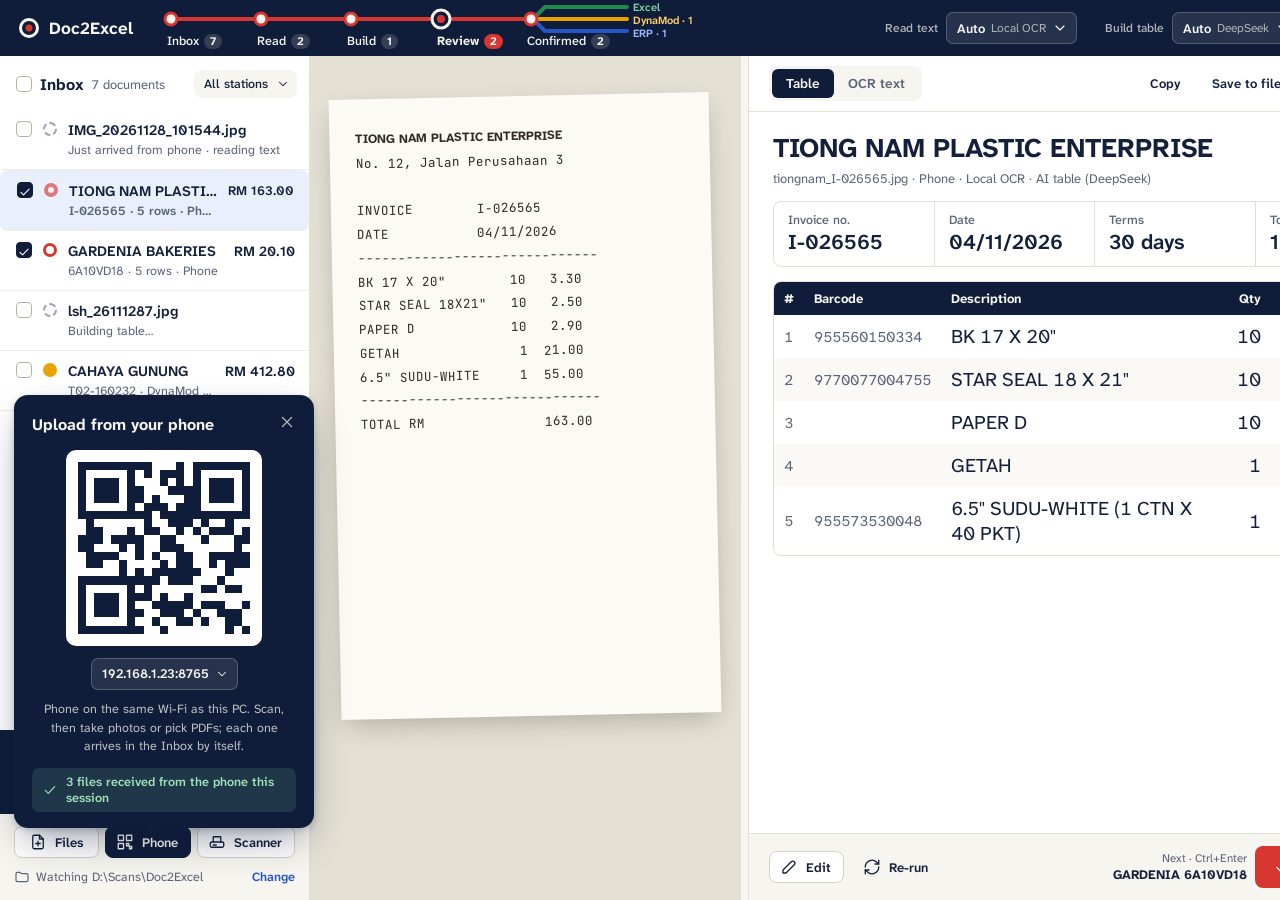
<file: docs/ui-redesign/mockups/05-phone-popover.html>
<!doctype html><html lang="en"><head><meta charset="utf-8"><title>05 Phone popover — Doc2Excel mockup</title>
<link rel="stylesheet" href="https://fonts.googleapis.com/css2?family=Atkinson+Hyperlegible+Next:wght@400;500;600;700&family=JetBrains+Mono&display=swap">
<style>
:root{--ink:#0f1d3a;--text:#14203b;--muted:#5b6478;--porc:#f7f5ef;--line:#e3dfd3;--red:#d7372f;--blue:#2457c5;--amber:#e9a300;--green:#1f8a4c;--tint:#eaf0fb}
*{box-sizing:border-box}body{margin:0;width:1440px;height:900px;overflow:hidden;font-family:"Atkinson Hyperlegible Next","Segoe UI",sans-serif;color:var(--text);background:var(--porc);font-size:14px}
svg.i{width:18px;height:18px;fill:none;stroke:currentColor;stroke-width:1.75;stroke-linecap:round;stroke-linejoin:round;flex-shrink:0}
.top{height:56px;background:var(--ink);color:var(--porc);display:flex;align-items:center;gap:28px;padding:0 12px 0 18px}
.brand{display:flex;gap:9px;align-items:center;font-weight:700;font-size:17px}
.map{position:relative;width:580px;height:56px}
.st{position:absolute;top:33px;display:flex;gap:5px;align-items:center;font-size:12.5px;font-weight:500}
.st b{background:rgba(247,245,239,.16);border-radius:9px;padding:0 6px;font-size:11.5px}.st.cur{font-weight:700}.st.cur b{background:var(--red);color:#fff}
.br{position:absolute;left:472px;font-size:11px;font-weight:600}
.sp{flex:1}.pk{display:flex;gap:8px;align-items:center;font-size:12px}.pk>span{opacity:.7;font-weight:500}
.sel{display:flex;gap:6px;align-items:center;border:1px solid rgba(247,245,239,.22);background:rgba(247,245,239,.1);border-radius:7px;padding:6px 8px 6px 10px;font-size:13px;font-weight:600}.sel i{font-style:normal;font-weight:400;opacity:.65;font-size:12px}
.btn{display:inline-flex;gap:8px;align-items:center;border-radius:8px;padding:6px 12px 6px 10px;font-size:13px;font-weight:600;background:#fff;border:1px solid #d6d1c2;color:var(--text)}
.btn.ghost{background:none;border-color:transparent}.btn.on{background:var(--ink);color:var(--porc);border-color:var(--ink)}
.body{display:flex;height:844px}
.inbox{width:310px;background:#fff;border-right:1px solid var(--line);display:flex;flex-direction:column;position:relative}
.ih{display:flex;align-items:center;gap:8px;padding:14px 12px 12px 16px}.ih h2{margin:0;font-size:16px}.ih small{color:var(--muted);font-size:13px}
.cb{width:16px;height:16px;border-radius:4px;border:1.5px solid #b9b3a3;flex-shrink:0;display:grid;place-items:center}.cb.on{background:var(--ink);border-color:var(--ink);color:#fff}
.row{display:flex;gap:11px;padding:11px 14px 11px 16px;border-bottom:1px solid #efece3;align-items:flex-start}.row.sel{background:var(--tint)}
.dot{width:14px;height:14px;border-radius:50%;border:3px solid var(--red);flex-shrink:0;margin-top:1px}.dot.busy{border:2.5px dashed #9aa3b5}.dot.dy{background:var(--amber);border-color:var(--amber)}.dot.erp{background:var(--blue);border-color:var(--blue)}
.tx{flex:1;min-width:0}.t{font-weight:600;font-size:14.5px;white-space:nowrap;overflow:hidden;text-overflow:ellipsis}.m{color:var(--muted);font-size:12.5px;margin-top:2px;white-space:nowrap;overflow:hidden;text-overflow:ellipsis}.amt{font-weight:600}
.selbar{margin-top:auto;background:var(--ink);color:var(--porc);padding:12px 14px}.selbar .bs{display:flex;gap:6px;margin-top:10px}.selbar .btn{flex:1;justify-content:center}
.add{background:var(--porc);padding:12px 14px 14px}.add .bs{display:flex;gap:6px}.add .btn{flex:1;justify-content:center}
.wf{display:flex;gap:6px;align-items:center;margin-top:10px;color:var(--muted);font-size:12.5px}.wf a{margin-left:auto;color:var(--blue);font-weight:600}
.photo{width:430px;background:#e4e0d4;position:relative;overflow:hidden}
.paper{position:absolute;left:25px;top:40px;width:380px;height:620px;background:#fbfaf5;transform:rotate(-1.2deg);box-shadow:0 10px 28px -6px rgba(26,20,13,.28);padding:28px 26px;font-family:"JetBrains Mono",Consolas,monospace;font-size:12.5px;color:#2f2a22;line-height:1.9;white-space:pre}
.split{width:9px;background:var(--porc);border-left:1px solid var(--line);border-right:1px solid var(--line)}
.res{flex:1;background:#fff;display:flex;flex-direction:column}
.rh{display:flex;gap:8px;align-items:center;padding:10px 14px 10px 20px;border-bottom:1px solid var(--line)}
.tabs{display:flex;background:var(--porc);border-radius:8px;padding:3px}.tabs span{padding:6px 14px;border-radius:6px;font-weight:600;font-size:13.5px;color:var(--muted)}.tabs .on{background:var(--ink);color:var(--porc)}
.rb{padding:18px 24px;flex:1}.h1{font-size:27px;font-weight:700}.sub{color:var(--muted);font-size:13px;margin-top:4px}
.fields{display:flex;border:1px solid var(--line);border-radius:8px;margin-top:14px}.fields div{flex:1;padding:10px 14px;border-right:1px solid var(--line)}.fields div:last-child{border:0}.fields small{display:block;color:var(--muted);font-size:12.5px;font-weight:500}.fields b{font-size:21px;font-weight:600}
table{width:100%;border-collapse:separate;border-spacing:0;margin-top:14px;border:1px solid var(--line);border-radius:8px;overflow:hidden;font-variant-numeric:tabular-nums}
th{background:var(--ink);color:var(--porc);font-size:13px;text-align:left;padding:8px 10px}td{padding:9px 10px;font-size:19.5px}tr:nth-child(odd) td{background:#faf9f5}.r{text-align:right}td.bc{font-size:15px;color:var(--muted)}td.n{font-size:15px;color:var(--muted)}
.bar{display:flex;gap:8px;align-items:center;padding:12px 16px 12px 20px;background:var(--porc);border-top:1px solid var(--line)}
.go{display:flex;gap:8px;align-items:center;background:var(--red);color:#fff;border-radius:8px;padding:11px 20px 11px 18px;font-weight:600;font-size:15px}
.nx{text-align:right;font-size:11.5px;color:var(--muted)}.nx b{display:block;font-size:13px;color:var(--text)}
/* popover */
.pop{position:absolute;left:14px;bottom:72px;width:300px;background:var(--ink);color:var(--porc);border-radius:14px;padding:18px 18px 16px;box-shadow:0 18px 40px -10px rgba(15,29,58,.45),0 2px 6px rgba(15,29,58,.2);z-index:5;transform-origin:30% 100%}
.pop:after{content:"";position:absolute;bottom:-7px;left:132px;width:14px;height:14px;background:var(--ink);transform:rotate(45deg);border-radius:2px}
.pop h3{margin:0;font-size:16px;font-weight:700;display:flex;align-items:center}.pop h3 .x{margin-left:auto;opacity:.7}
.qr{width:196px;height:196px;background:#fff;border-radius:10px;margin:14px auto 12px;padding:12px;display:grid;grid-template-columns:repeat(21,1fr);grid-template-rows:repeat(21,1fr);gap:0}.qr i{display:block}
.qr i{background:var(--ink)}.qr i.o{background:none}
.addr{display:flex;justify-content:center}.addr .sel{background:rgba(247,245,239,.1)}
.pop p{margin:10px 0 0;font-size:12.5px;line-height:1.5;opacity:.75;text-align:center}
.cnt{display:flex;gap:8px;align-items:center;justify-content:center;margin-top:12px;background:rgba(127,211,160,.14);color:#9fe0b8;border-radius:7px;padding:6px 10px;font-size:12.5px;font-weight:600}
.dim{position:absolute;inset:0;background:rgba(15,29,58,.0)}
.note{position:absolute;right:20px;top:72px;background:#fff8d6;border:1px solid #f0d48a;color:#5c4100;font-size:12.5px;padding:8px 12px;border-radius:8px;max-width:330px;line-height:1.5}
</style></head><body>
<svg width="0" height="0" style="position:absolute"><defs>
<symbol id="qr" viewBox="0 0 24 24"><rect x="3" y="3" width="7" height="7"/><rect x="14" y="3" width="7" height="7"/><rect x="3" y="14" width="7" height="7"/><path d="M14 14h3v3h-3zM18 18h3v3h-3z"/></symbol>
<symbol id="file" viewBox="0 0 24 24"><path d="M14 3H7a2 2 0 0 0-2 2v14a2 2 0 0 0 2 2h10a2 2 0 0 0 2-2V8z"/><path d="M14 3v5h5"/><path d="M12 11v6M9 14h6"/></symbol>
<symbol id="scan" viewBox="0 0 24 24"><rect x="3" y="12" width="18" height="7" rx="2"/><path d="M7 12V5h10v7"/><path d="M7 16h4"/></symbol>
<symbol id="folder" viewBox="0 0 24 24"><path d="M3 7a2 2 0 0 1 2-2h4l2 2h8a2 2 0 0 1 2 2v8a2 2 0 0 1-2 2H5a2 2 0 0 1-2-2z"/></symbol>
<symbol id="down" viewBox="0 0 24 24"><path d="M6 9l6 6 6-6"/></symbol>
<symbol id="x" viewBox="0 0 24 24"><path d="M6 6l12 12M18 6L6 18"/></symbol>
<symbol id="check" viewBox="0 0 24 24"><path d="M5 12.5l4.5 4.5L19 7"/></symbol>
<symbol id="sl" viewBox="0 0 24 24"><path d="M4 6h10M18 6h2M4 12h4M12 12h8M4 18h12"/><circle cx="16" cy="6" r="2"/><circle cx="10" cy="12" r="2"/><circle cx="18" cy="18" r="2"/></symbol>
<symbol id="table" viewBox="0 0 24 24"><rect x="3" y="4" width="18" height="16" rx="2"/><path d="M3 10h18M9 4v16"/></symbol>
<symbol id="send" viewBox="0 0 24 24"><path d="M21 3L10 14M21 3l-6.5 18-4-8-8-4z"/></symbol>
<symbol id="pen" viewBox="0 0 24 24"><path d="M4 20h4L19 9a2.8 2.8 0 0 0-4-4L4 16z"/></symbol>
<symbol id="ref" viewBox="0 0 24 24"><path d="M21 12a9 9 0 0 1-15 6.7L3 16M3 12a9 9 0 0 1 15-6.7L21 8"/><path d="M21 3v5h-5M3 21v-5h5"/></symbol>
</defs></svg>
<div class="top">
 <div class="brand"><svg width="22" height="22" viewBox="0 0 22 22"><circle cx="11" cy="11" r="8.5" fill="#0f1d3a" stroke="#f7f5ef" stroke-width="3"/><circle cx="11" cy="11" r="3.5" fill="#d7372f"/></svg>Doc2Excel</div>
 <div class="map"><svg width="580" height="56" style="position:absolute;left:0;top:0"><path d="M8 19 H372" stroke="#d7372f" stroke-width="4" stroke-linecap="round"/><path d="M372 19 L384 7 H466" stroke="#1f8a4c" stroke-width="4" fill="none" stroke-linejoin="round" stroke-linecap="round"/><path d="M372 19 H466" stroke="#e9a300" stroke-width="4" stroke-linecap="round"/><path d="M372 19 L384 31 H466" stroke="#2457c5" stroke-width="4" fill="none" stroke-linejoin="round" stroke-linecap="round"/><circle cx="10" cy="19" r="6" fill="#f7f5ef" stroke="#d7372f" stroke-width="3"/><circle cx="100" cy="19" r="6" fill="#f7f5ef" stroke="#d7372f" stroke-width="3"/><circle cx="190" cy="19" r="6" fill="#f7f5ef" stroke="#d7372f" stroke-width="3"/><circle cx="280" cy="19" r="9" fill="#0f1d3a" stroke="#f7f5ef" stroke-width="3"/><circle cx="280" cy="19" r="4" fill="#d7372f"/><circle cx="370" cy="19" r="6" fill="#f7f5ef" stroke="#d7372f" stroke-width="3"/></svg>
  <div class="st" style="left:6px">Inbox <b>7</b></div><div class="st" style="left:96px">Read <b>2</b></div><div class="st" style="left:186px">Build <b>1</b></div><div class="st cur" style="left:276px">Review <b>2</b></div><div class="st" style="left:366px">Confirmed <b>2</b></div>
  <div class="br" style="top:0;color:#7fd3a0">Excel</div><div class="br" style="top:13px;color:#ffd166">DynaMod · 1</div><div class="br" style="top:26px;color:#9db8ff">ERP · 1</div></div>
 <div class="sp"></div>
 <div class="pk"><span>Read text</span><div class="sel">Auto <i>Local OCR</i><svg class="i" style="width:16px"><use href="#down"/></svg></div></div>
 <div class="pk"><span>Build table</span><div class="sel">Auto <i>DeepSeek</i><svg class="i" style="width:16px"><use href="#down"/></svg></div></div>
 <div class="btn ghost" style="color:var(--porc)"><svg class="i"><use href="#sl"/></svg>Settings</div>
</div>
<div class="body">
 <div class="inbox">
  <div class="ih"><span class="cb"></span><h2>Inbox</h2><small>7 documents</small><span class="sp"></span><span class="btn ghost" style="background:var(--porc);padding:4px 6px 4px 9px;font-weight:500;font-size:12.5px">All stations <svg class="i" style="width:14px"><use href="#down"/></svg></span></div>
  <div class="row"><span class="cb"></span><i class="dot busy"></i><div class="tx"><div class="t">IMG_20261128_101544.jpg</div><div class="m">Just arrived from phone · reading text</div></div></div>
  <div class="row sel"><span class="cb on"><svg class="i" style="width:14px;stroke:#fff"><use href="#check"/></svg></span><i class="dot" style="border-width:4px"></i><div class="tx"><div class="t">TIONG NAM PLASTIC ENTERPRISE</div><div class="m">I-026565 · 5 rows · Phone</div></div><span class="amt">RM 163.00</span></div>
  <div class="row"><span class="cb on"><svg class="i" style="width:14px;stroke:#fff"><use href="#check"/></svg></span><i class="dot"></i><div class="tx"><div class="t">GARDENIA BAKERIES</div><div class="m">6A10VD18 · 5 rows · Phone</div></div><span class="amt">RM 20.10</span></div>
  <div class="row"><span class="cb"></span><i class="dot busy"></i><div class="tx"><div class="t">lsh_26111287.jpg</div><div class="m">Building table…</div></div></div>
  <div class="row"><span class="cb"></span><i class="dot dy"></i><div class="tx"><div class="t">CAHAYA GUNUNG</div><div class="m">T02-160232 · DynaMod file made</div></div><span class="amt">RM 412.80</span></div>
  <div class="selbar"><b>2 selected</b> <span style="opacity:.65;font-size:12.5px">ready to export</span><div class="bs"><span class="btn"><svg class="i"><use href="#table"/></svg>Excel</span><span class="btn"><svg class="i"><use href="#file"/></svg>DynaMod</span><span class="btn"><svg class="i"><use href="#send"/></svg>ERP</span></div></div>
  <div class="add"><div class="bs"><span class="btn"><svg class="i"><use href="#file"/></svg>Files</span><span class="btn on"><svg class="i"><use href="#qr"/></svg>Phone</span><span class="btn"><svg class="i"><use href="#scan"/></svg>Scanner</span></div>
   <div class="wf"><svg class="i" style="width:16px"><use href="#folder"/></svg>Watching D:\Scans\Doc2Excel<a>Change</a></div></div>
  <div class="pop" id="pop">
   <h3>Upload from your phone<span class="x"><svg class="i"><use href="#x"/></svg></span></h3>
   <div class="qr" id="qr"><i></i><i></i><i></i><i></i><i></i><i></i><i></i><i></i><i></i><i class="o"></i><i class="o"></i><i class="o"></i><i></i><i class="o"></i><i></i><i></i><i></i><i></i><i></i><i></i><i></i><i></i><i class="o"></i><i class="o"></i><i class="o"></i><i class="o"></i><i class="o"></i><i></i><i class="o"></i><i></i><i class="o"></i><i></i><i></i><i></i><i class="o"></i><i></i><i class="o"></i><i class="o"></i><i class="o"></i><i class="o"></i><i class="o"></i><i></i><i></i><i class="o"></i><i></i><i></i><i></i><i class="o"></i><i></i><i class="o"></i><i class="o"></i><i class="o"></i><i></i><i class="o"></i><i></i><i class="o"></i><i></i><i class="o"></i><i></i><i></i><i></i><i class="o"></i><i></i><i></i><i class="o"></i><i></i><i></i><i></i><i class="o"></i><i></i><i></i><i class="o"></i><i class="o"></i><i class="o"></i><i></i><i></i><i></i><i></i><i class="o"></i><i></i><i></i><i></i><i class="o"></i><i></i><i></i><i class="o"></i><i></i><i></i><i></i><i class="o"></i><i></i><i></i><i class="o"></i><i></i><i class="o"></i><i class="o"></i><i class="o"></i><i></i><i></i><i class="o"></i><i></i><i></i><i></i><i class="o"></i><i></i><i></i><i class="o"></i><i class="o"></i><i class="o"></i><i class="o"></i><i class="o"></i><i></i><i class="o"></i><i></i><i></i><i></i><i class="o"></i><i></i><i></i><i></i><i class="o"></i><i class="o"></i><i class="o"></i><i class="o"></i><i class="o"></i><i></i><i></i><i></i><i></i><i></i><i></i><i></i><i></i><i></i><i></i><i class="o"></i><i></i><i></i><i></i><i></i><i></i><i></i><i></i><i></i><i></i><i></i><i></i><i class="o"></i><i></i><i class="o"></i><i class="o"></i><i class="o"></i><i class="o"></i><i class="o"></i><i class="o"></i><i></i><i class="o"></i><i class="o"></i><i></i><i></i><i></i><i class="o"></i><i></i><i class="o"></i><i class="o"></i><i></i><i class="o"></i><i class="o"></i><i class="o"></i><i></i><i></i><i class="o"></i><i class="o"></i><i class="o"></i><i></i><i class="o"></i><i></i><i></i><i class="o"></i><i class="o"></i><i></i><i class="o"></i><i></i><i class="o"></i><i></i><i></i><i></i><i class="o"></i><i></i><i></i><i></i><i></i><i class="o"></i><i></i><i></i><i></i><i></i><i class="o"></i><i class="o"></i><i></i><i></i><i class="o"></i><i class="o"></i><i class="o"></i><i></i><i class="o"></i><i class="o"></i><i class="o"></i><i></i><i></i><i></i><i></i><i class="o"></i><i class="o"></i><i class="o"></i><i></i><i class="o"></i><i></i><i class="o"></i><i class="o"></i><i></i><i></i><i></i><i class="o"></i><i class="o"></i><i class="o"></i><i class="o"></i><i class="o"></i><i class="o"></i><i></i><i class="o"></i><i class="o"></i><i></i><i></i><i></i><i></i><i class="o"></i><i class="o"></i><i></i><i class="o"></i><i></i><i class="o"></i><i class="o"></i><i></i><i></i><i class="o"></i><i class="o"></i><i></i><i></i><i></i><i></i><i></i><i class="o"></i><i></i><i></i><i class="o"></i><i class="o"></i><i></i><i class="o"></i><i class="o"></i><i class="o"></i><i class="o"></i><i></i><i class="o"></i><i></i><i></i><i class="o"></i><i class="o"></i><i></i><i class="o"></i><i></i><i></i><i></i><i class="o"></i><i class="o"></i><i class="o"></i><i class="o"></i><i class="o"></i><i></i><i class="o"></i><i></i><i class="o"></i><i></i><i></i><i></i><i></i><i></i><i></i><i class="o"></i><i class="o"></i><i class="o"></i><i></i><i class="o"></i><i class="o"></i><i></i><i></i><i></i><i></i><i></i><i></i><i></i><i></i><i></i><i></i><i class="o"></i><i></i><i></i><i></i><i class="o"></i><i class="o"></i><i class="o"></i><i></i><i class="o"></i><i class="o"></i><i class="o"></i><i></i><i class="o"></i><i class="o"></i><i class="o"></i><i class="o"></i><i class="o"></i><i></i><i class="o"></i><i></i><i class="o"></i><i class="o"></i><i class="o"></i><i class="o"></i><i class="o"></i><i class="o"></i><i></i><i></i><i class="o"></i><i></i><i></i><i class="o"></i><i></i><i class="o"></i><i></i><i></i><i></i><i class="o"></i><i></i><i></i><i></i><i class="o"></i><i></i><i class="o"></i><i class="o"></i><i></i><i class="o"></i><i class="o"></i><i class="o"></i><i class="o"></i><i class="o"></i><i class="o"></i><i class="o"></i><i></i><i class="o"></i><i></i><i></i><i></i><i class="o"></i><i></i><i class="o"></i><i class="o"></i><i></i><i></i><i></i><i></i><i></i><i class="o"></i><i></i><i></i><i></i><i class="o"></i><i class="o"></i><i></i><i></i><i class="o"></i><i></i><i></i><i></i><i class="o"></i><i></i><i></i><i class="o"></i><i class="o"></i><i></i><i></i><i></i><i class="o"></i><i></i><i class="o"></i><i class="o"></i><i></i><i></i><i></i><i class="o"></i><i></i><i class="o"></i><i class="o"></i><i class="o"></i><i class="o"></i><i class="o"></i><i></i><i class="o"></i><i class="o"></i><i></i><i class="o"></i><i class="o"></i><i></i><i></i><i class="o"></i><i></i><i class="o"></i><i class="o"></i><i></i><i></i><i class="o"></i><i></i><i></i><i></i><i></i><i></i><i></i><i></i><i></i><i class="o"></i><i class="o"></i><i></i><i class="o"></i><i class="o"></i><i class="o"></i><i class="o"></i><i class="o"></i><i class="o"></i><i class="o"></i><i></i><i class="o"></i><i></i></div>
   <div class="addr"><div class="sel">192.168.1.23:8765 <svg class="i" style="width:14px"><use href="#down"/></svg></div></div>
   <p>Phone on the same Wi-Fi as this PC. Scan, then take photos or pick PDFs; each one arrives in the Inbox by itself.</p>
   <div class="cnt"><svg class="i" style="width:16px"><use href="#check"/></svg>3 files received from the phone this session</div>
  </div>
 </div>
 <div class="photo"><div class="paper"><b style="font-family:'Atkinson Hyperlegible Next'">TIONG NAM PLASTIC ENTERPRISE</b>
No. 12, Jalan Perusahaan 3

INVOICE        I-026565
DATE           04/11/2026
------------------------------
BK 17 X 20"        10   3.30
STAR SEAL 18X21"   10   2.50
PAPER D            10   2.90
GETAH               1  21.00
6.5" SUDU-WHITE     1  55.00
------------------------------
TOTAL RM               163.00</div></div>
 <div class="split"></div>
 <div class="res">
  <div class="rh"><div class="tabs"><span class="on">Table</span><span>OCR text</span></div><span class="sp"></span><span class="btn ghost">Copy</span><span class="btn ghost">Save to file</span><span class="btn ghost"><svg class="i"><use href="#send"/></svg>Send to ERP</span></div>
  <div class="rb"><div class="h1">TIONG NAM PLASTIC ENTERPRISE</div><div class="sub">tiongnam_I-026565.jpg · Phone · Local OCR · AI table (DeepSeek)</div>
   <div class="fields"><div><small>Invoice no.</small><b>I-026565</b></div><div><small>Date</small><b>04/11/2026</b></div><div><small>Terms</small><b>30 days</b></div><div><small>Total (RM)</small><b>163.00</b></div></div>
   <table><tr><th>#</th><th>Barcode</th><th>Description</th><th class="r">Qty</th><th class="r">Price</th><th class="r">Total</th></tr>
   <tr><td class="n">1</td><td class="bc">955560150334</td><td>BK 17 X 20"</td><td class="r">10</td><td class="r">3.30</td><td class="r">33.00</td></tr>
   <tr><td class="n">2</td><td class="bc">9770077004755</td><td>STAR SEAL 18 X 21"</td><td class="r">10</td><td class="r">2.50</td><td class="r">25.00</td></tr>
   <tr><td class="n">3</td><td class="bc"></td><td>PAPER D</td><td class="r">10</td><td class="r">2.90</td><td class="r">29.00</td></tr>
   <tr><td class="n">4</td><td class="bc"></td><td>GETAH</td><td class="r">1</td><td class="r">21.00</td><td class="r">21.00</td></tr>
   <tr><td class="n">5</td><td class="bc">955573530048</td><td>6.5" SUDU-WHITE (1 CTN X 40 PKT)</td><td class="r">1</td><td class="r">55.00</td><td class="r">55.00</td></tr></table></div>
  <div class="bar"><span class="btn"><svg class="i"><use href="#pen"/></svg>Edit</span><span class="btn ghost"><svg class="i"><use href="#ref"/></svg>Re-run</span><span class="sp"></span><div class="nx">Next · Ctrl+Enter<b>GARDENIA 6A10VD18</b></div><div class="go"><svg class="i"><use href="#check"/></svg>Confirm &amp; next</div></div>
 </div>
</div>
</body></html>
</file>
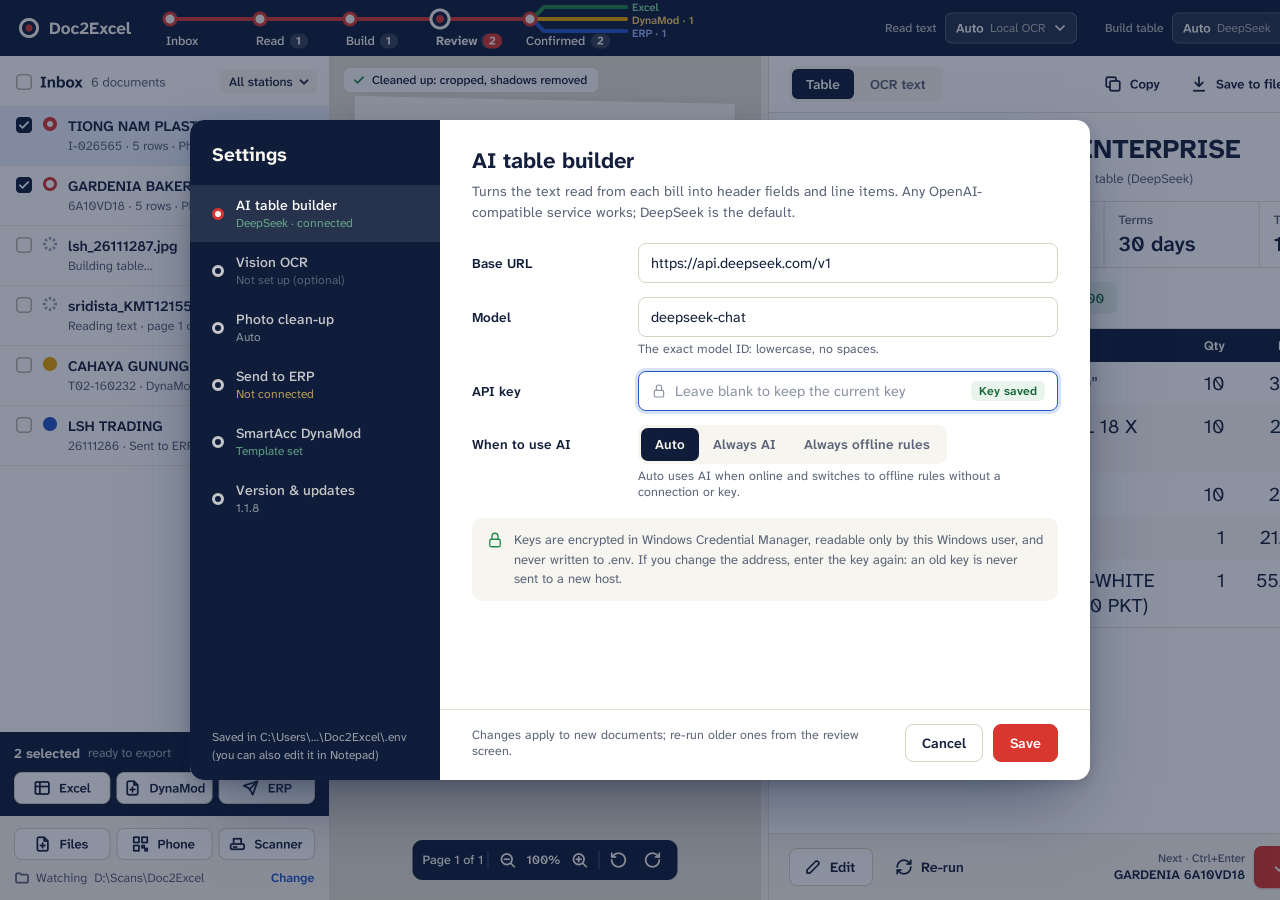
<file: docs/ui-redesign/mockups/06-settings.html>
<!doctype html><html lang="en"><head><meta charset="utf-8"><title>06 Settings — Doc2Excel mockup</title>
<link rel="stylesheet" href="https://fonts.googleapis.com/css2?family=Atkinson+Hyperlegible+Next:wght@400;500;600;700&display=swap">
<style>
:root{--ink:#0f1d3a;--text:#14203b;--muted:#5b6478;--porc:#f7f5ef;--line:#e3dfd3;--red:#d7372f;--blue:#2457c5;--amber:#e9a300;--green:#1f8a4c}
*{box-sizing:border-box}body{margin:0;width:1440px;height:900px;overflow:hidden;font-family:"Atkinson Hyperlegible Next","Segoe UI",sans-serif;color:var(--text);font-size:14px;
background:url(../01-review-desk-table.png) 0 0/1440px 900px no-repeat}
svg.i{width:18px;height:18px;fill:none;stroke:currentColor;stroke-width:1.75;stroke-linecap:round;stroke-linejoin:round;flex-shrink:0}
.scrim{position:fixed;inset:0;background:rgba(15,29,58,.48);display:grid;place-items:center}
.dlg{width:900px;height:660px;background:#fff;border-radius:14px;display:grid;grid-template-columns:250px 1fr;grid-template-rows:1fr auto;overflow:hidden;
box-shadow:0 30px 70px -20px rgba(15,29,58,.55),0 4px 12px rgba(15,29,58,.18)}
nav{background:var(--ink);color:var(--porc);padding:22px 0 16px;grid-row:1 / span 2;display:flex;flex-direction:column}
nav h2{margin:0 22px 18px;font-size:19px}
.it{position:relative;display:flex;gap:12px;align-items:center;padding:11px 22px 11px 22px;font-weight:500;font-size:14px;color:rgba(247,245,239,.78)}
.it .st{width:12px;height:12px;border-radius:50%;border:3px solid currentColor;flex-shrink:0}
.it small{display:block;font-size:12px;opacity:.7;font-weight:400;margin-top:1px}
.it.on{background:rgba(247,245,239,.1);color:#fff}.it.on .st{border-color:var(--red);background:var(--porc)}
.ok{color:#7fd3a0}.warn{color:#ffd166}.off{color:rgba(247,245,239,.45)}
.rail{position:absolute;left:27px;top:0;bottom:0;width:0}
nav .file{margin-top:auto;padding:14px 22px 0;font-size:12px;opacity:.6;line-height:1.5;word-break:break-all}
main{padding:26px 32px 10px;overflow:hidden}
main h3{margin:0;font-size:22px}
.lead{color:var(--muted);margin:6px 0 20px;font-size:14px;line-height:1.5;max-width:560px}
.f{display:grid;grid-template-columns:150px 1fr;gap:6px 16px;align-items:center;margin-bottom:14px}
.f label{font-weight:600;font-size:13.5px}
.in{height:40px;border:1px solid #d6d1c2;border-radius:8px;padding:0 12px;display:flex;align-items:center;gap:8px;font-size:14.5px;background:#fff}
.in.ph{color:#8b93a5}.in.focus{border-color:var(--blue);box-shadow:0 0 0 3px rgba(36,87,197,.18)}
.in .tag{margin-left:auto;background:#e8f4ec;color:#17663a;font-weight:600;font-size:12px;border-radius:6px;padding:2px 8px}
.hint{grid-column:2;color:var(--muted);font-size:12.5px;margin-top:-2px}
.seg{display:inline-flex;background:var(--porc);border-radius:9px;padding:3px}.seg span{padding:8px 14px;border-radius:7px;font-weight:600;font-size:13.5px;color:var(--muted)}.seg .on{background:var(--ink);color:var(--porc)}
.box{display:flex;gap:10px;align-items:flex-start;background:var(--porc);border-radius:10px;padding:12px 14px;color:var(--muted);font-size:13px;line-height:1.5;margin-top:18px}
.box svg{color:var(--green);margin-top:1px}
.test{display:flex;gap:10px;align-items:center;margin:6px 0 0 166px;font-size:13px;color:var(--green);font-weight:600}
.btn{display:inline-flex;gap:8px;align-items:center;border-radius:8px;padding:9px 16px;font-size:14px;font-weight:600;background:#fff;border:1px solid #d6d1c2}
.btn.pri{background:var(--red);border-color:var(--red);color:#fff}.btn.sm{padding:6px 12px;font-size:13px}
footer{display:flex;gap:10px;align-items:center;justify-content:flex-end;padding:14px 32px 18px;border-top:1px solid var(--line)}
footer .sp{flex:1;color:var(--muted);font-size:12.5px}
</style></head><body>
<svg width="0" height="0" style="position:absolute"><defs>
<symbol id="lock" viewBox="0 0 24 24"><rect x="5" y="11" width="14" height="10" rx="2"/><path d="M8 11V7a4 4 0 0 1 8 0v4"/></symbol>
<symbol id="check" viewBox="0 0 24 24"><path d="M5 12.5l4.5 4.5L19 7"/></symbol>
<symbol id="eye" viewBox="0 0 24 24"><path d="M2 12s3.5-7 10-7 10 7 10 7-3.5 7-10 7S2 12 2 12z"/><circle cx="12" cy="12" r="3"/></symbol>
<symbol id="down" viewBox="0 0 24 24"><path d="M6 9l6 6 6-6"/></symbol>
</defs></svg>
<div class="scrim"><div class="dlg">
<nav><h2>Settings</h2>
 <div class="it on"><i class="st"></i><div>AI table builder<small class="ok">DeepSeek · connected</small></div></div>
 <div class="it"><i class="st"></i><div>Vision OCR<small class="off">Not set up (optional)</small></div></div>
 <div class="it"><i class="st"></i><div>Photo clean-up<small>Auto</small></div></div>
 <div class="it"><i class="st"></i><div>Send to ERP<small class="warn">Not connected</small></div></div>
 <div class="it"><i class="st"></i><div>SmartAcc DynaMod<small class="ok">Template set</small></div></div>
 <div class="it"><i class="st"></i><div>Version &amp; updates<small>1.1.8</small></div></div>
 <div class="file">Saved in C:\Users\…\Doc2Excel\.env<br>(you can also edit it in Notepad)</div>
</nav>
<main>
 <h3>AI table builder</h3>
 <p class="lead">Turns the text read from each bill into header fields and line items. Any OpenAI-compatible service works; DeepSeek is the default.</p>
 <div class="f"><label>Base URL</label><div class="in">https://api.deepseek.com/v1</div></div>
 <div class="f"><label>Model</label><div class="in">deepseek-chat</div><div class="hint">The exact model ID: lowercase, no spaces.</div></div>
 <div class="f"><label>API key</label><div class="in focus ph"><svg class="i" style="width:16px"><use href="#lock"/></svg>Leave blank to keep the current key<span class="tag">Key saved</span></div></div>
 <div class="f"><label>When to use AI</label><div><div class="seg"><span class="on">Auto</span><span>Always AI</span><span>Always offline rules</span></div></div><div class="hint">Auto uses AI when online and switches to offline rules without a connection or key.</div></div>
 <div class="box"><svg class="i"><use href="#lock"/></svg><div>Keys are encrypted in Windows Credential Manager, readable only by this Windows user, and never written to .env. If you change the address, enter the key again: an old key is never sent to a new host.</div></div>
</main>
<footer><span class="sp">Changes apply to new documents; re-run older ones from the review screen.</span><span class="btn">Cancel</span><span class="btn pri">Save</span></footer>
</div></div>
</body></html>
</file>
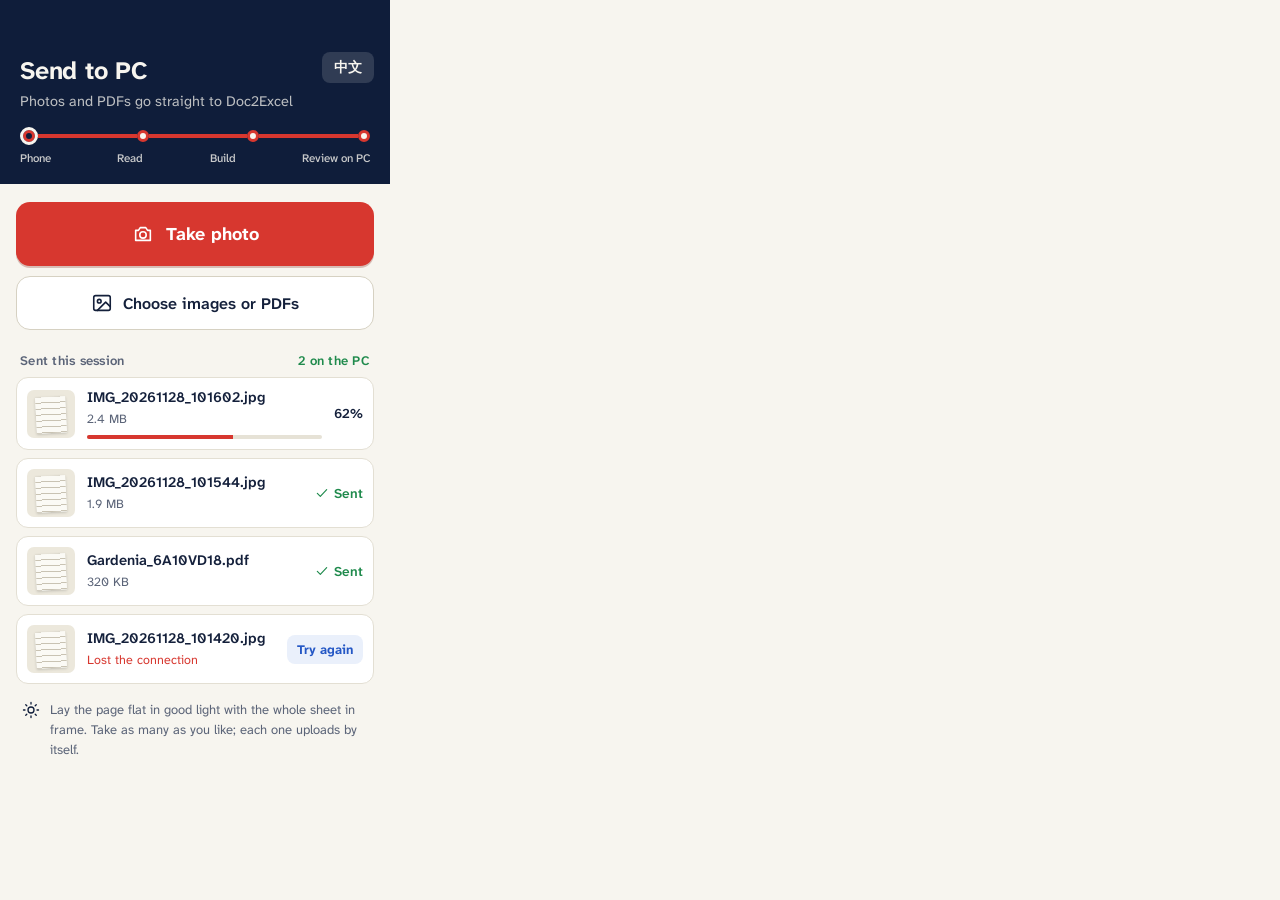
<file: docs/ui-redesign/mockups/07-phone-upload.html>
<!doctype html><html lang="en"><head><meta charset="utf-8"><title>07 Phone upload — Doc2Excel mockup</title>
<link rel="stylesheet" href="https://fonts.googleapis.com/css2?family=Atkinson+Hyperlegible+Next:wght@400;500;600;700&display=swap">
<style>
:root{--ink:#0f1d3a;--text:#14203b;--muted:#5b6478;--porc:#f7f5ef;--line:#e3dfd3;--red:#d7372f;--blue:#2457c5;--green:#1f8a4c}
*{box-sizing:border-box}body{margin:0;width:390px;height:844px;overflow:hidden;font-family:"Atkinson Hyperlegible Next","Segoe UI",sans-serif;color:var(--text);background:var(--porc)}
svg.i{width:22px;height:22px;fill:none;stroke:currentColor;stroke-width:1.75;stroke-linecap:round;stroke-linejoin:round;flex-shrink:0}
header{background:var(--ink);color:var(--porc);padding:54px 20px 18px;position:relative}
.lang{position:absolute;right:16px;top:52px;background:rgba(247,245,239,.14);border-radius:8px;padding:6px 12px;font-size:14px;font-weight:600}
h1{margin:0;font-size:25px;letter-spacing:-.01em}
.sub{margin:5px 0 0;opacity:.75;font-size:14.5px}
.line{display:flex;align-items:center;margin-top:16px;gap:0}
.line i{width:12px;height:12px;border-radius:50%;background:var(--porc);border:3px solid var(--red);flex-shrink:0}
.line i.cur{width:18px;height:18px;background:var(--ink);border-color:var(--porc);box-shadow:inset 0 0 0 3px var(--red)}
.line b{flex:1;height:4px;background:var(--red)}
.ll{display:flex;justify-content:space-between;font-size:11.5px;opacity:.8;margin-top:6px;font-weight:500}
main{padding:18px 16px 0}
.cam{display:flex;align-items:center;justify-content:center;gap:12px;height:64px;border-radius:14px;background:var(--red);color:#fff;font-size:18px;font-weight:700;box-shadow:0 2px 0 rgba(122,20,14,.25)}
.pick{display:flex;align-items:center;justify-content:center;gap:10px;height:54px;border-radius:14px;background:#fff;border:1px solid #d6d1c2;font-size:16px;font-weight:600;margin-top:10px}
h2{font-size:13px;letter-spacing:.02em;color:var(--muted);margin:22px 4px 8px;font-weight:600;display:flex}
h2 span{margin-left:auto;color:var(--green)}
.it{display:flex;gap:12px;align-items:center;background:#fff;border-radius:12px;padding:10px;margin-bottom:8px;border:1px solid var(--line)}
.th{width:48px;height:48px;border-radius:7px;background:#ece8dc;flex-shrink:0;position:relative;overflow:hidden}
.th:before{content:"";position:absolute;left:9px;top:7px;right:9px;bottom:5px;background:#fbfaf5;box-shadow:0 1px 3px rgba(0,0,0,.2);transform:rotate(-3deg);
 background-image:repeating-linear-gradient(#fbfaf5 0 5px,#c9c3b3 5px 6px)}
.nm{flex:1;min-width:0}.nm b{display:block;font-size:14.5px;font-weight:600;white-space:nowrap;overflow:hidden;text-overflow:ellipsis}
.nm small{font-size:12.5px;color:var(--muted)}
.bar{height:4px;background:#e6e2d6;border-radius:2px;margin-top:7px;overflow:hidden}.bar u{display:block;height:100%;width:62%;background:var(--red);text-decoration:none}
.st{font-size:13.5px;font-weight:600;white-space:nowrap;display:flex;gap:4px;align-items:center}
.st.ok{color:var(--green)}.st.err{color:var(--red)}
.retry{font-size:13px;font-weight:700;color:var(--blue);padding:6px 10px;border-radius:8px;background:#eaf0fb}
.tip{color:var(--muted);font-size:13px;line-height:1.55;margin:16px 6px 0;display:flex;gap:10px}
.tip svg{width:18px;height:18px;margin-top:1px;color:var(--ink)}
</style></head><body>
<svg width="0" height="0" style="position:absolute"><defs>
<symbol id="cam" viewBox="0 0 24 24"><path d="M4 8h3l2-3h6l2 3h3v11H4z"/><circle cx="12" cy="13" r="3.5"/></symbol>
<symbol id="img" viewBox="0 0 24 24"><rect x="3" y="4" width="18" height="16" rx="2"/><circle cx="9" cy="10" r="2"/><path d="M21 16l-5-5-9 9"/></symbol>
<symbol id="check" viewBox="0 0 24 24"><path d="M5 12.5l4.5 4.5L19 7"/></symbol>
<symbol id="sun" viewBox="0 0 24 24"><circle cx="12" cy="12" r="4"/><path d="M12 2v2M12 20v2M2 12h2M20 12h2M5 5l1.4 1.4M17.6 17.6L19 19M5 19l1.4-1.4M17.6 6.4L19 5"/></symbol>
</defs></svg>
<header><span class="lang">中文</span><h1>Send to PC</h1><p class="sub">Photos and PDFs go straight to Doc2Excel</p>
 <div class="line"><i class="cur"></i><b></b><i></i><b></b><i></i><b></b><i></i></div>
 <div class="ll"><span>Phone</span><span>Read</span><span>Build</span><span>Review on PC</span></div></header>
<main>
 <div class="cam"><svg class="i"><use href="#cam"/></svg>Take photo</div>
 <div class="pick"><svg class="i"><use href="#img"/></svg>Choose images or PDFs</div>
 <h2>Sent this session<span>2 on the PC</span></h2>
 <div class="it"><div class="th"></div><div class="nm"><b>IMG_20261128_101602.jpg</b><small>2.4 MB</small><div class="bar"><u></u></div></div><span class="st">62%</span></div>
 <div class="it"><div class="th"></div><div class="nm"><b>IMG_20261128_101544.jpg</b><small>1.9 MB</small></div><span class="st ok"><svg class="i" style="width:16px;height:16px"><use href="#check"/></svg>Sent</span></div>
 <div class="it"><div class="th"></div><div class="nm"><b>Gardenia_6A10VD18.pdf</b><small>320 KB</small></div><span class="st ok"><svg class="i" style="width:16px;height:16px"><use href="#check"/></svg>Sent</span></div>
 <div class="it"><div class="th"></div><div class="nm"><b>IMG_20261128_101420.jpg</b><small class="" style="color:var(--red)">Lost the connection</small></div><span class="retry">Try again</span></div>
 <p class="tip"><svg class="i"><use href="#sun"/></svg>Lay the page flat in good light with the whole sheet in frame. Take as many as you like; each one uploads by itself.</p>
</main>
</body></html>
</file>
